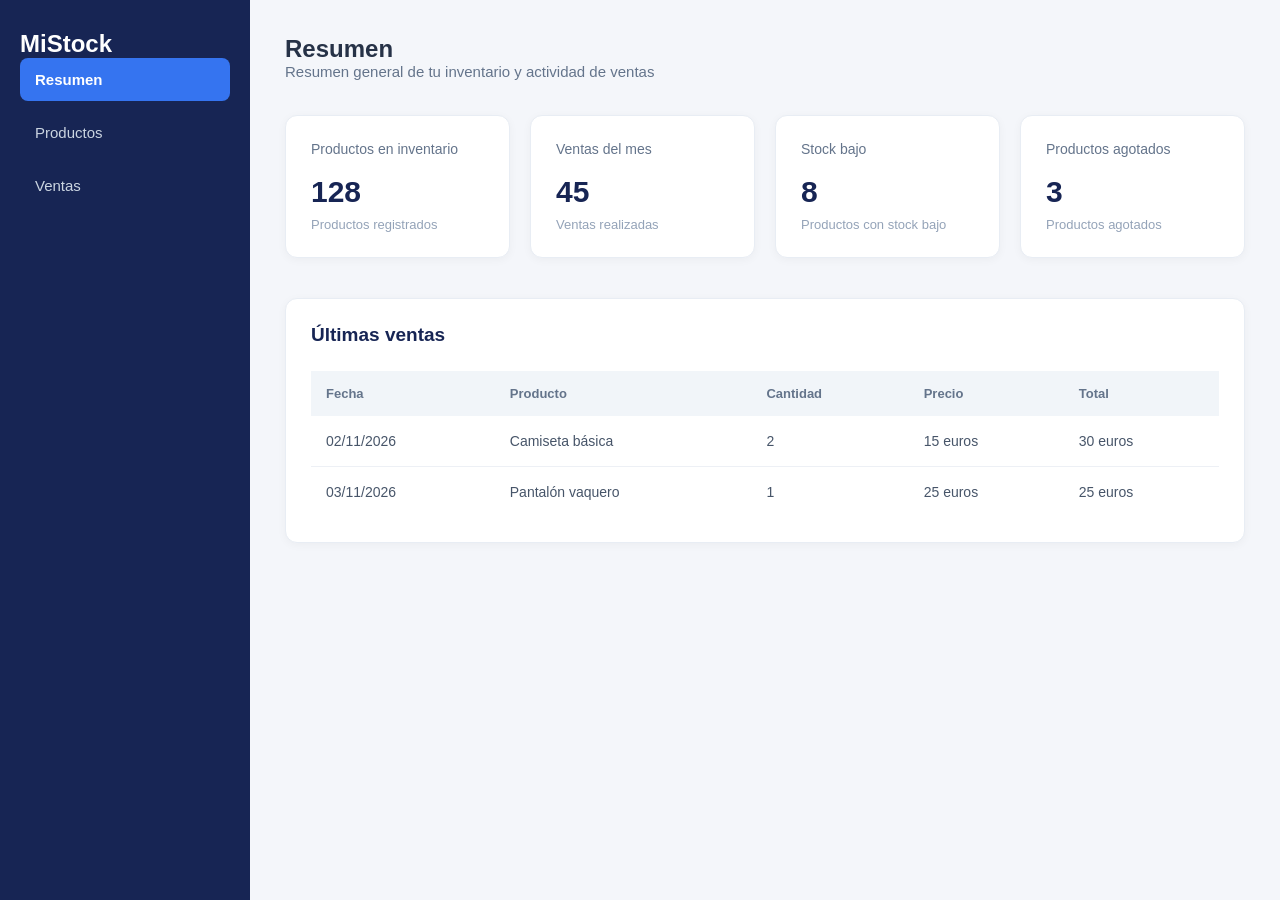
<file: mistock/index.html>
<!doctype html>
<html class="no-js" lang="es">

<head>
  <meta charset="utf-8">
  <meta name="viewport" content="width=device-width, initial-scale=1">

  <title>MiStock | Resumen</title>

  <meta name="description" content="Panel de gestión de inventario y ventas de MiStock">

  <link rel="stylesheet" href="css/style.css">

  <link rel="icon" href="/favicon.ico" sizes="any">
  <link rel="icon" href="/icon.svg" type="image/svg+xml">
  <link rel="apple-touch-icon" href="icon.png">

  <link rel="manifest" href="site.webmanifest">
  <meta name="theme-color" content="#fafafa">
</head>

<body>

<aside>

  <h1>MiStock</h1>

  <nav>
    <a href="index.html" class="menu active">Resumen</a>
    <a href="productos.html" class="menu">Productos</a>
    <a href="ventas.html" class="menu">Ventas</a>
  </nav>

</aside>


<main>

  <header>

    <h2>Resumen</h2>
    <p>Resumen general de tu inventario y actividad de ventas</p>

  </header>


  <section class="tarjetas-dashboard">

    <article class="tarjeta">

      <h3>Productos en inventario</h3>
      <p>128</p>
      <p>Productos registrados</p>

    </article>


    <article class="tarjeta">

      <h3>Ventas del mes</h3>
      <p>45</p>
      <p>Ventas realizadas</p>

    </article>


    <article class="tarjeta">

      <h3>Stock bajo</h3>
      <p>8</p>
      <p>Productos con stock bajo</p>

    </article>


    <article class="tarjeta">

      <h3>Productos agotados</h3>
      <p>3</p>
      <p>Productos agotados</p>

    </article>

  </section>



  <section class="ventas-recientes">

    <h3>Últimas ventas</h3>

    <div class="tabla-ventas">

      <table>

        <thead>

        <tr>
          <th>Fecha</th>
          <th>Producto</th>
          <th>Cantidad</th>
          <th>Precio</th>
          <th>Total</th>
        </tr>

        </thead>


        <tbody>

        <tr>
          <td>02/11/2026</td>
          <td>Camiseta básica</td>
          <td>2</td>
          <td>15 euros</td>
          <td>30 euros</td>
        </tr>


        <tr>
          <td>03/11/2026</td>
          <td>Pantalón vaquero</td>
          <td>1</td>
          <td>25 euros</td>
          <td>25 euros</td>
        </tr>

        </tbody>

      </table>

    </div>

  </section>


</main>


<script src="js/app.js"></script>

</body>

</html>
</file>
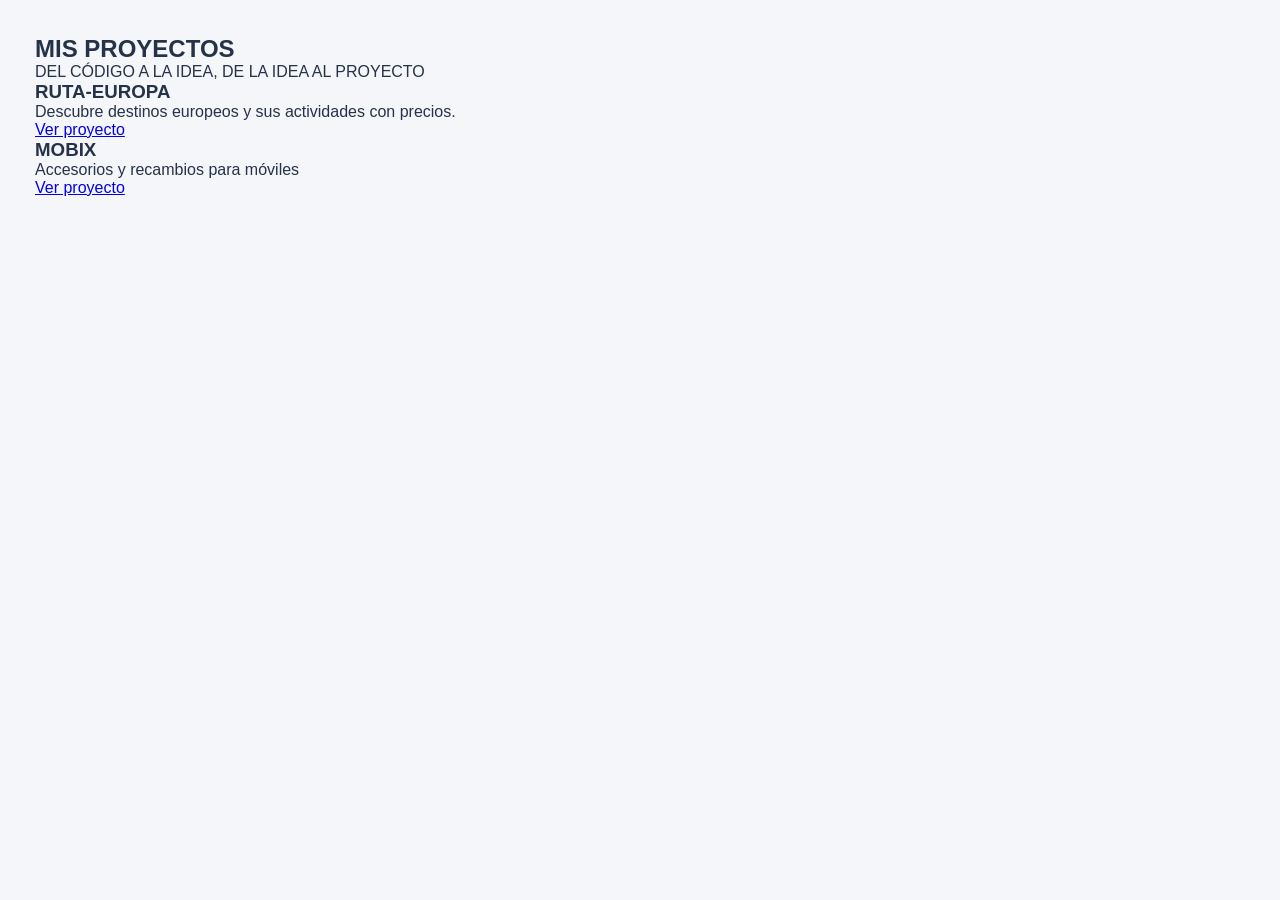
<file: proyectos.html>
<!DOCTYPE html>
<html lang="es">
<head>
    <meta name="viewport" content="width=device-width, initial-scale=1.0">
    <meta charset="UTF-8">
    <title>PROYECTOS</title>
    <link rel="stylesheet" href="style.css">
</head>
<body>


<main>
    <h2>MIS PROYECTOS</h2>
    <p>DEL CÓDIGO A LA IDEA, DE LA IDEA AL PROYECTO</p>

    <section class="tarjeta-rutaeuropa">
        <h3>RUTA-EUROPA</h3>
        <p>Descubre destinos europeos y sus actividades con precios.</p>
        <a href="https://ruta-europa.onrender.com"  target="_blank">Ver proyecto</a>
    </section>


    <section class="tarjeta-mobix">
        <h3>MOBIX</h3>
        <p>Accesorios y recambios para móviles</p>
        <a href="https://mobix-argz.onrender.com"  target="_blank">Ver proyecto</a>
    </section>

</main>

</body>
</html>
</file>
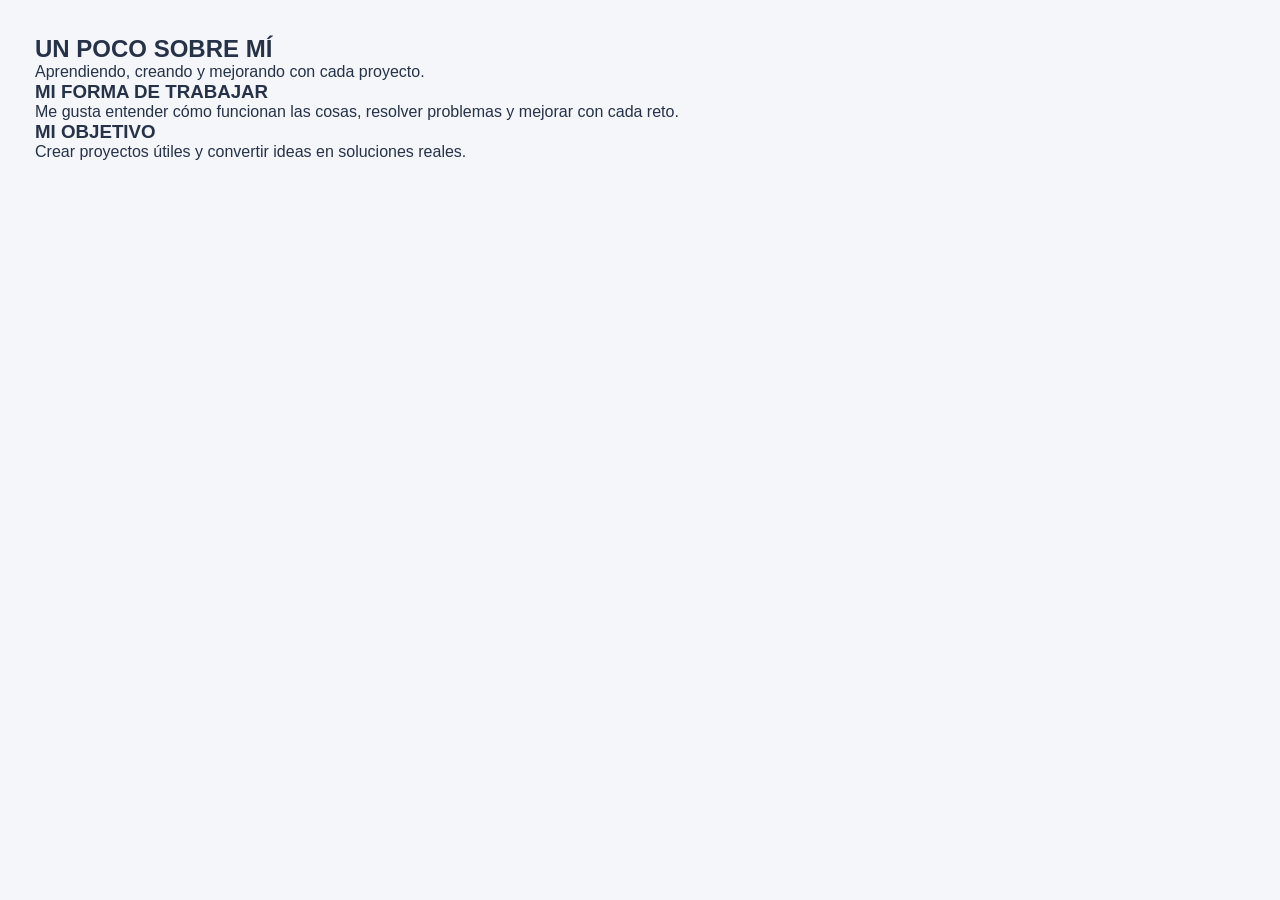
<file: sobre-mi.html>
<!DOCTYPE html>
<html lang="es">
<head>
    <meta name="viewport" content="width=device-width, initial-scale=1.0">
    <meta charset="UTF-8">
    <title>Sobre mí</title>
    <link rel="stylesheet" href="style.css">
</head>
<body class="pagina-sobre-mi">


<main>
    <h2>UN POCO SOBRE MÍ</h2>
    <p>Aprendiendo, creando y mejorando con cada proyecto.</p>

    <section>
        <h3>MI FORMA DE TRABAJAR</h3>
        <p>Me gusta entender cómo funcionan las cosas, resolver problemas y mejorar con cada reto.</p>
    </section>

    <section>
        <h3>MI OBJETIVO</h3>
        <p>Crear proyectos útiles y convertir ideas en soluciones reales.</p>
    </section>

</main>

</body>
</html>
</file>
<file: mistock/css/style.css>
/* =================================
   1. CONFIGURACIÓN GENERAL
================================= */

* {
  margin: 0;
  padding: 0;
  box-sizing: border-box;
}

body {
  font-family: Arial, Helvetica, sans-serif;
  background-color: #f4f6fa;
  color: #263247;
  display: flex;
  min-height: 100vh;
}


/* =================================
   2. MENÚ LATERAL
================================= */

aside {
  width: 250px;
  background-color: #172554;
  color: white;
  padding: 30px 20px;
  flex-shrink: 0;
}

aside h2 {
  font-size: 27px;
  margin-bottom: 45px;
  padding-left: 12px;
  letter-spacing: 0.5px;
}

nav {
  display: flex;
  flex-direction: column;
  gap: 10px;
}

.menu {
  display: block;
  text-decoration: none;
  color: #cbd5e1;
  padding: 13px 15px;
  border-radius: 8px;
  font-size: 15px;
  transition: 0.2s;
}

.menu:hover {
  background-color: #263b70;
  color: white;
}

.menu.active {
  background-color: #3574f0;
  color: white;
  font-weight: bold;
}


/* =================================
   3. CONTENIDO PRINCIPAL
================================= */

main {
  flex: 1;
  padding: 35px;
  min-width: 0;
}

header {
  margin-bottom: 35px;
}

header h1 {
  font-size: 28px;
  margin-bottom: 8px;
  color: #172554;
}

header p {
  color: #64748b;
  font-size: 15px;
}


/* =================================
   4. TARJETAS DEL DASHBOARD
================================= */

.tarjetas-dashboard {
  display: grid;
  grid-template-columns: repeat(4, 1fr);
  gap: 20px;
  margin-bottom: 40px;
}

.tarjeta {
  background-color: white;
  padding: 25px;
  border-radius: 12px;
  box-shadow: 0 2px 10px rgba(0, 0, 0, 0.04);
  border: 1px solid #e8edf4;
}

.tarjeta h3 {
  font-size: 14px;
  font-weight: normal;
  color: #64748b;
  margin-bottom: 18px;
}

.tarjeta p:first-of-type {
  font-size: 30px;
  font-weight: bold;
  color: #172554;
  margin-bottom: 8px;
}

.tarjeta p:last-of-type {
  font-size: 13px;
  color: #94a3b8;
}


/* =================================
   5. ÚLTIMAS VENTAS
================================= */

.ventas-recientes {
  background-color: white;
  padding: 25px;
  border-radius: 12px;
  border: 1px solid #e8edf4;
  box-shadow: 0 2px 10px rgba(0, 0, 0, 0.04);
}

.ventas-recientes h3 {
  font-size: 19px;
  color: #172554;
  margin-bottom: 25px;
}

.tabla-ventas {
  width: 100%;
  overflow-x: auto;
}

table {
  width: 100%;
  border-collapse: collapse;
  text-align: left;
}

thead {
  background-color: #f1f5f9;
}

th {
  padding: 15px;
  color: #64748b;
  font-size: 13px;
  font-weight: bold;
}

td {
  padding: 17px 15px;
  border-bottom: 1px solid #edf0f5;
  font-size: 14px;
  color: #475569;
}

tbody tr:hover {
  background-color: #f8fafc;
}

tbody tr:last-child td {
  border-bottom: none;
}


/* =================================
   6. TABLA DE PRODUCTOS
================================= */

.tabla-productos {
  background-color: white;
  padding: 25px;
  margin-top: 25px;
  border-radius: 12px;
  border: 1px solid #e8edf4;
  box-shadow: 0 2px 10px rgba(0, 0, 0, 0.05);
}

.tabla-productos h3 {
  margin-bottom: 20px;
  color: #263247;
  font-size: 19px;
}

.contenedor-tabla {
  width: 100%;
  overflow-x: auto;
}

.tabla-productos table {
  width: 100%;
  border-collapse: collapse;
}

.tabla-productos th {
  background-color: #e8eef8;
  color: #172554;
  text-align: left;
  padding: 16px 14px;
  font-size: 14px;
  font-weight: bold;
  text-transform: uppercase;
  letter-spacing: 0.5px;
}

.tabla-productos td {
  padding: 14px;
  border-bottom: 1px solid #e2e8f0;
}

.tabla-productos tr:hover {
  background-color: #f8fafc;
}


/* =================================
   7. ACCIONES DE PRODUCTOS
================================= */

.acciones-productos {
  display: flex;
  justify-content: space-between;
  align-items: center;
  margin-top: 30px;
  margin-bottom: 25px;
  gap: 15px;
}

.acciones-productos button {
  background-color: #2563eb;
  color: white;
  border: none;
  padding: 12px 20px;
  border-radius: 8px;
  cursor: pointer;
  font-size: 14px;
}

.acciones-productos button:hover {
  background-color: #1d4ed8;
}

.acciones-productos input {
  padding: 12px;
  border: 1px solid #cbd5e1;
  border-radius: 8px;
  width: 250px;
  font-size: 14px;
}


/* =================================
   8. FORMULARIO DE PRODUCTOS
================================= */

.formulario-producto {
  background-color: white;
  padding: 25px;
  margin-top: 20px;
  border-radius: 12px;
  border: 1px solid #e8edf4;
  box-shadow: 0 2px 10px rgba(0, 0, 0, 0.05);
}

/* IMPORTANTE:
   El formulario solo se oculta cuando tiene hidden.
   JavaScript controla cuándo aparece y desaparece.
*/

.formulario-producto[hidden] {
  display: none;
}

.formulario-producto h3 {
  margin-bottom: 20px;
  color: #263247;
}

.formulario-producto label {
  display: block;
  margin-top: 15px;
  margin-bottom: 7px;
  font-weight: bold;
  color: #263247;
}

.formulario-producto input {
  display: block;
  width: 100%;
  max-width: 450px;
  padding: 12px;
  border: 1px solid #cbd5e1;
  border-radius: 8px;
  font-size: 14px;
}

.formulario-producto input:focus,
.acciones-productos input:focus {
  outline: none;
  border-color: #2563eb;
  box-shadow: 0 0 0 3px rgba(37, 99, 235, 0.12);
}

.botones-formulario {
  display: flex;
  gap: 10px;
  margin-top: 20px;
}

.botones-formulario button {
  padding: 12px 20px;
  border: none;
  border-radius: 8px;
  cursor: pointer;
  color: white;
  background-color: #2563eb;
}

.botones-formulario button:hover {
  background-color: #1d4ed8;
}

#cancelar-producto {
  background-color: #64748b;
}

#cancelar-producto:hover {
  background-color: #475569;
}


/* =================================
   9. BOTONES DE ACCIONES
================================= */

.boton-editar,
.boton-eliminar {
  padding: 8px 12px;
  border: none;
  border-radius: 6px;
  cursor: pointer;
  color: white;
  margin: 3px;
}

.boton-editar {
  background-color: #2563eb;
}

.boton-editar:hover {
  background-color: #1d4ed8;
}

.boton-eliminar {
  background-color: #dc2626;
}

.boton-eliminar:hover {
  background-color: #b91c1c;
}


/* =================================
   10. ESTADOS DEL STOCK
================================= */

.estado-stock {
  font-weight: bold;
}

.stock-bajo {
  color: #dc2626;
}

.stock-medio {
  color: #d97706;
}

.stock-alto {
  color: #16a34a;
}


/* =================================
   11. MENSAJE SIN PRODUCTOS
================================= */

.mensaje-vacio {
  margin-top: 20px;
  color: #64748b;
  text-align: center;
}


/* =================================
   12. ADAPTACIÓN A TABLETS
================================= */

@media (max-width: 1100px) {

  .tarjetas-dashboard {
    grid-template-columns: repeat(2, 1fr);
  }

}


/* =================================
   13. ADAPTACIÓN A MÓVILES
================================= */

@media (max-width: 700px) {

  body {
    flex-direction: column;
  }

  aside {
    width: 100%;
    padding: 20px;
  }

  aside h2 {
    margin-bottom: 20px;
  }

  nav {
    flex-direction: row;
    flex-wrap: wrap;
  }

  .menu {
    padding: 10px;
    font-size: 13px;
  }

  main {
    padding: 20px;
  }

  .tarjetas-dashboard {
    grid-template-columns: 1fr;
  }

  .acciones-productos {
    flex-direction: column;
    align-items: stretch;
  }

  .acciones-productos button,
  .acciones-productos input {
    width: 100%;
  }

  .tabla-productos {
    padding: 15px;
  }

  .tabla-productos table {
    min-width: 650px;
  }

}
</file>
<file: style.css>
/* =================================
   1. CONFIGURACIÓN GENERAL
================================= */

* {
  margin: 0;
  padding: 0;
  box-sizing: border-box;
}

body {
  font-family: Arial, Helvetica, sans-serif;
  background-color: #f4f6fa;
  color: #263247;
  display: flex;
  min-height: 100vh;
}


/* =================================
   2. MENÚ LATERAL
================================= */

aside {
  width: 250px;
  background-color: #172554;
  color: white;
  padding: 30px 20px;
  flex-shrink: 0;
}

aside h2 {
  font-size: 27px;
  margin-bottom: 45px;
  padding-left: 12px;
  letter-spacing: 0.5px;
}

nav {
  display: flex;
  flex-direction: column;
  gap: 10px;
}

.menu {
  display: block;
  text-decoration: none;
  color: #cbd5e1;
  padding: 13px 15px;
  border-radius: 8px;
  font-size: 15px;
  transition: 0.2s;
}

.menu:hover {
  background-color: #263b70;
  color: white;
}

.menu.active {
  background-color: #3574f0;
  color: white;
  font-weight: bold;
}


/* =================================
   3. CONTENIDO PRINCIPAL
================================= */

main {
  flex: 1;
  padding: 35px;
  min-width: 0;
}

header {
  margin-bottom: 35px;
}

header h1 {
  font-size: 28px;
  margin-bottom: 8px;
  color: #172554;
}

header p {
  color: #64748b;
  font-size: 15px;
}


/* =================================
   4. TARJETAS DEL DASHBOARD
================================= */

.tarjetas-dashboard {
  display: grid;
  grid-template-columns: repeat(4, 1fr);
  gap: 20px;
  margin-bottom: 40px;
}

.tarjeta {
  background-color: white;
  padding: 25px;
  border-radius: 12px;
  box-shadow: 0 2px 10px rgba(0, 0, 0, 0.04);
  border: 1px solid #e8edf4;
}

.tarjeta h3 {
  font-size: 14px;
  font-weight: normal;
  color: #64748b;
  margin-bottom: 18px;
}

.tarjeta p:first-of-type {
  font-size: 30px;
  font-weight: bold;
  color: #172554;
  margin-bottom: 8px;
}

.tarjeta p:last-of-type {
  font-size: 13px;
  color: #94a3b8;
}


/* =================================
   5. ÚLTIMAS VENTAS
================================= */

.ventas-recientes {
  background-color: white;
  padding: 25px;
  border-radius: 12px;
  border: 1px solid #e8edf4;
  box-shadow: 0 2px 10px rgba(0, 0, 0, 0.04);
}

.ventas-recientes h3 {
  font-size: 19px;
  color: #172554;
  margin-bottom: 25px;
}

.tabla-ventas {
  width: 100%;
  overflow-x: auto;
}

table {
  width: 100%;
  border-collapse: collapse;
  text-align: left;
}

thead {
  background-color: #f1f5f9;
}

th {
  padding: 15px;
  color: #64748b;
  font-size: 13px;
  font-weight: bold;
}

td {
  padding: 17px 15px;
  border-bottom: 1px solid #edf0f5;
  font-size: 14px;
  color: #475569;
}

tbody tr:hover {
  background-color: #f8fafc;
}

tbody tr:last-child td {
  border-bottom: none;
}


/* =================================
   6. TABLA DE PRODUCTOS
================================= */

.tabla-productos {
  background-color: white;
  padding: 25px;
  margin-top: 25px;
  border-radius: 12px;
  border: 1px solid #e8edf4;
  box-shadow: 0 2px 10px rgba(0, 0, 0, 0.05);
}

.tabla-productos h3 {
  margin-bottom: 20px;
  color: #263247;
  font-size: 19px;
}

.contenedor-tabla {
  width: 100%;
  overflow-x: auto;
}

.tabla-productos table {
  width: 100%;
  border-collapse: collapse;
}

.tabla-productos th {
  background-color: #e8eef8;
  color: #172554;
  text-align: left;
  padding: 16px 14px;
  font-size: 14px;
  font-weight: bold;
  text-transform: uppercase;
  letter-spacing: 0.5px;
}

.tabla-productos td {
  padding: 14px;
  border-bottom: 1px solid #e2e8f0;
}

.tabla-productos tr:hover {
  background-color: #f8fafc;
}


/* =================================
   7. ACCIONES DE PRODUCTOS
================================= */

.acciones-productos {
  display: flex;
  justify-content: space-between;
  align-items: center;
  margin-top: 30px;
  margin-bottom: 25px;
  gap: 15px;
}

.acciones-productos button {
  background-color: #2563eb;
  color: white;
  border: none;
  padding: 12px 20px;
  border-radius: 8px;
  cursor: pointer;
  font-size: 14px;
}

.acciones-productos button:hover {
  background-color: #1d4ed8;
}

.acciones-productos input {
  padding: 12px;
  border: 1px solid #cbd5e1;
  border-radius: 8px;
  width: 250px;
  font-size: 14px;
}


/* =================================
   8. FORMULARIO DE PRODUCTOS
================================= */

.formulario-producto {
  background-color: white;
  padding: 25px;
  margin-top: 20px;
  border-radius: 12px;
  border: 1px solid #e8edf4;
  box-shadow: 0 2px 10px rgba(0, 0, 0, 0.05);
}

/* IMPORTANTE:
   El formulario solo se oculta cuando tiene hidden.
   JavaScript controla cuándo aparece y desaparece.
*/

.formulario-producto[hidden] {
  display: none;
}

.formulario-producto h3 {
  margin-bottom: 20px;
  color: #263247;
}

.formulario-producto label {
  display: block;
  margin-top: 15px;
  margin-bottom: 7px;
  font-weight: bold;
  color: #263247;
}

.formulario-producto input {
  display: block;
  width: 100%;
  max-width: 450px;
  padding: 12px;
  border: 1px solid #cbd5e1;
  border-radius: 8px;
  font-size: 14px;
}

.formulario-producto input:focus,
.acciones-productos input:focus {
  outline: none;
  border-color: #2563eb;
  box-shadow: 0 0 0 3px rgba(37, 99, 235, 0.12);
}

.botones-formulario {
  display: flex;
  gap: 10px;
  margin-top: 20px;
}

.botones-formulario button {
  padding: 12px 20px;
  border: none;
  border-radius: 8px;
  cursor: pointer;
  color: white;
  background-color: #2563eb;
}

.botones-formulario button:hover {
  background-color: #1d4ed8;
}

#cancelar-producto {
  background-color: #64748b;
}

#cancelar-producto:hover {
  background-color: #475569;
}


/* =================================
   9. BOTONES DE ACCIONES
================================= */

.boton-editar,
.boton-eliminar {
  padding: 8px 12px;
  border: none;
  border-radius: 6px;
  cursor: pointer;
  color: white;
  margin: 3px;
}

.boton-editar {
  background-color: #2563eb;
}

.boton-editar:hover {
  background-color: #1d4ed8;
}

.boton-eliminar {
  background-color: #dc2626;
}

.boton-eliminar:hover {
  background-color: #b91c1c;
}


/* =================================
   10. ESTADOS DEL STOCK
================================= */

.estado-stock {
  font-weight: bold;
}

.stock-bajo {
  color: #dc2626;
}

.stock-medio {
  color: #d97706;
}

.stock-alto {
  color: #16a34a;
}


/* =================================
   11. MENSAJE SIN PRODUCTOS
================================= */

.mensaje-vacio {
  margin-top: 20px;
  color: #64748b;
  text-align: center;
}


/* =================================
   12. ADAPTACIÓN A TABLETS
================================= */

@media (max-width: 1100px) {

  .tarjetas-dashboard {
    grid-template-columns: repeat(2, 1fr);
  }

}


/* =================================
   13. ADAPTACIÓN A MÓVILES
================================= */

@media (max-width: 700px) {

  body {
    flex-direction: column;
  }

  aside {
    width: 100%;
    padding: 20px;
  }

  aside h2 {
    margin-bottom: 20px;
  }

  nav {
    flex-direction: row;
    flex-wrap: wrap;
  }

  .menu {
    padding: 10px;
    font-size: 13px;
  }

  main {
    padding: 20px;
  }

  .tarjetas-dashboard {
    grid-template-columns: 1fr;
  }

  .acciones-productos {
    flex-direction: column;
    align-items: stretch;
  }

  .acciones-productos button,
  .acciones-productos input {
    width: 100%;
  }

  .tabla-productos {
    padding: 15px;
  }

  .tabla-productos table {
    min-width: 650px;
  }

}
</file>
